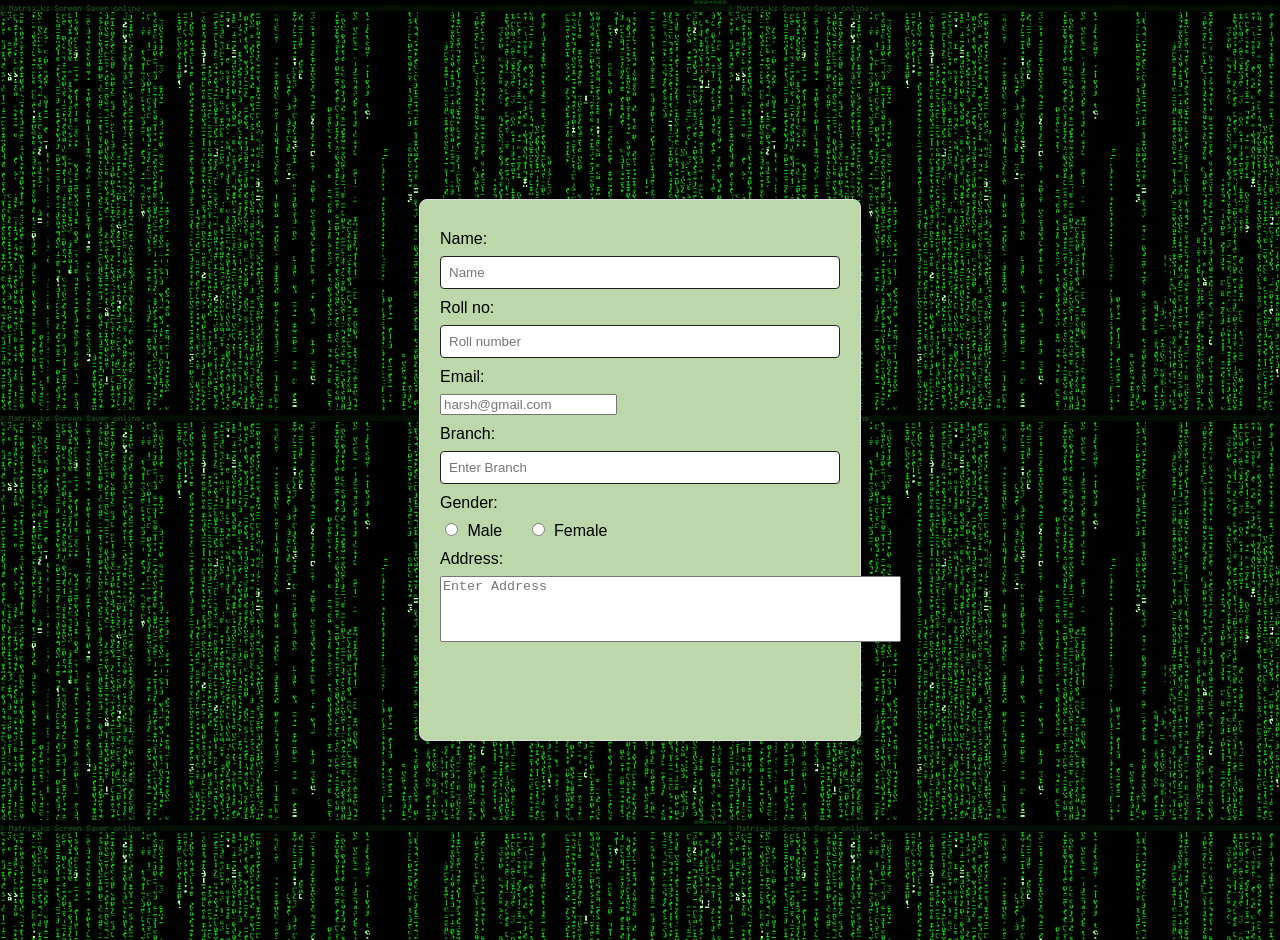
<file: 095_Application/index.html>
<!DOCTYPE html>
<html lang="en">
<head>
    <meta charset="UTF-8">
    <meta name="viewport" content="width=device-width, initial-scale=1.0">
    <link rel="stylesheet" href="style.css">
    <title>Application</title>
</head>
<body>
    <form action="">
        <label>Name:</label>
        <input type="text" placeholder="Name">
        <br><br>
        <label>Roll no:</label>
        <input type="number" placeholder="Roll number">
        <br><br>
        <label>Email:</label>
        <input type="email" placeholder="harsh@gmail.com">
        <br><br>
        <label>Branch:</label>
        <input type="text" placeholder="Enter Branch">
        <br><br>
        <label>Gender:</label>
        <input type="radio" name="Gender">
        <label for="male">Male</label>
        <input type="radio" name="Gender">
        <label for="female">Female</label>
        <br><br>
        <label>Address:</label>
        <textarea placeholder="Enter Address" rows="4" cols="55" ></textarea>
    </form>
</body>
</html>
</file>
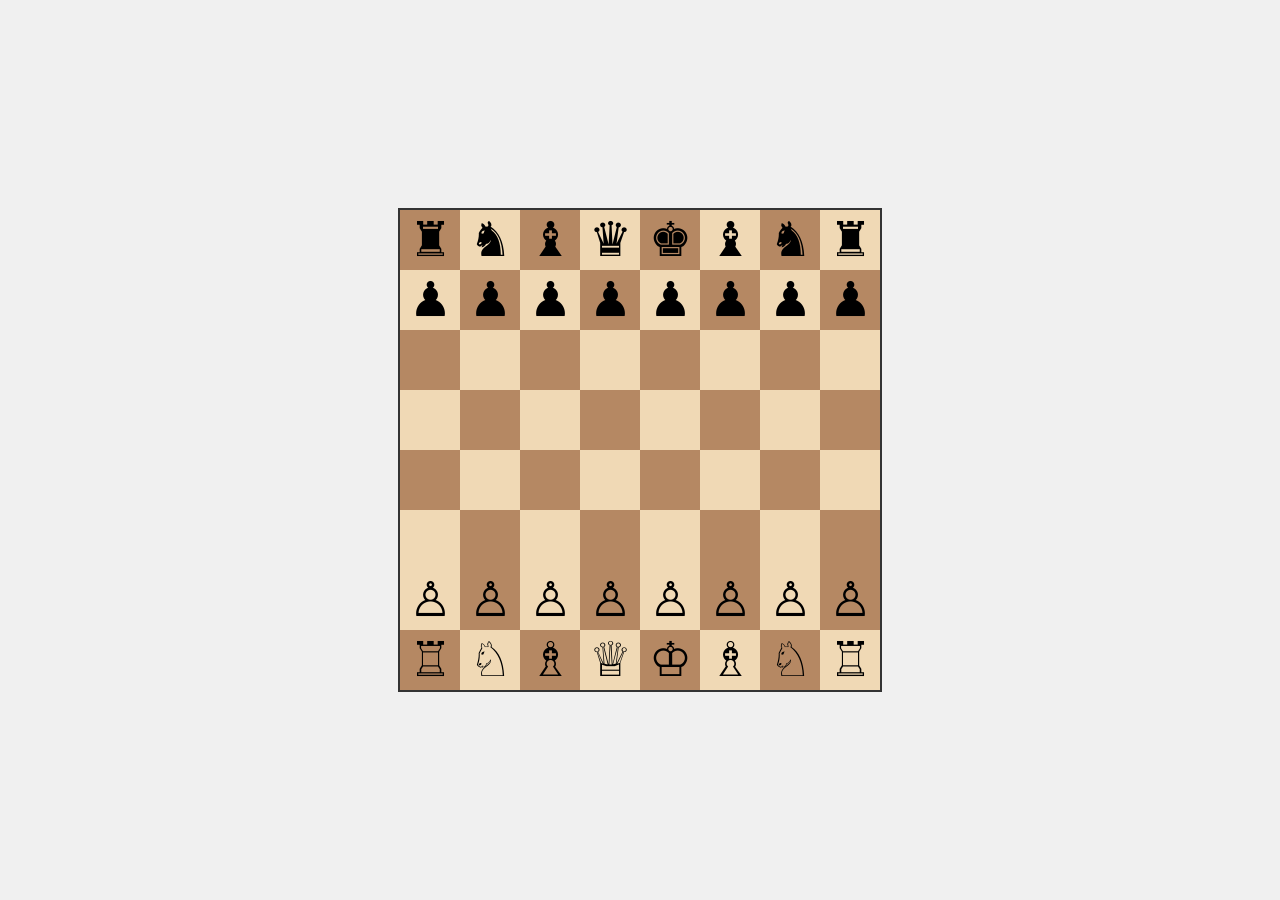
<file: 095_Chess/index.html>
<!DOCTYPE html>
<html lang="en">
<head>
    <meta charset="UTF-8">
    <meta name="viewport" content="width=device-width, initial-scale=1.0">
    <title>Chess Board</title>
    <style>
        body {
            display: flex;
            justify-content: center;
            align-items: center;
            height: 100vh;
            background-color: #f0f0f0;
            margin: 0;
        }
        .chess-board {
            display: grid;
            grid-template-columns: repeat(8, 60px);
            grid-template-rows: repeat(8, 60px);
            border: 2px solid #333;
            font-size: 48px;
            text-align: center;
            line-height: 60px;
        }
        .chess-board div {
            width: 60px;
            height: 60px;
            display: flex;
            justify-content: center;
            align-items: center;
        }
        .chess-board .white {
            background-color: #f0d9b5;
        }
        .chess-board .black {
            background-color: #b58863;
        }
    </style>
</head>
<body>
    <div class="chess-board">
        <!-- Row 1 (Black pieces) -->
        <div class="black">&#9820;</div>
        <div class="white">&#9822;</div>
        <div class="black">&#9821;</div>
        <div class="white">&#9819;</div>
        <div class="black">&#9818;</div>
        <div class="white">&#9821;</div>
        <div class="black">&#9822;</div>
        <div class="white">&#9820;</div>
        
        <!-- Row 2 (Black pawns) -->
        <div class="white">&#9823;</div>
        <div class="black">&#9823;</div>
        <div class="white">&#9823;</div>
        <div class="black">&#9823;</div>
        <div class="white">&#9823;</div>
        <div class="black">&#9823;</div>
        <div class="white">&#9823;</div>
        <div class="black">&#9823;</div>
        
        <!-- Rows 3-6 (Empty squares) -->
        <div class="black"></div>
        <div class="white"></div>
        <div class="black"></div>
        <div class="white"></div>
        <div class="black"></div>
        <div class="white"></div>
        <div class="black"></div>
        <div class="white"></div>

        <div class="white"></div>
        <div class="black"></div>
        <div class="white"></div>
        <div class="black"></div>
        <div class="white"></div>
        <div class="black"></div>
        <div class="white"></div>
        <div class="black"></div>

        <div class="black"></div>
        <div class="white"></div>
        <div class="black"></div>
        <div class="white"></div>
        <div class="black"></div>
        <div class="white"></div>
        <div class="black"></div>
        <div class="white"></div>

        <div class="white"></div>
        <div class="black"></div>
        <div class="white"></div>
        <div class="black"></div>
        <div class="white"></div>
        <div class="black"></div>
        <div class="white"></div>
        <div class="black"></div>

        <!-- Row 7 (White pawns) -->
        <div class="white">&#9817;</div>
        <div class="black">&#9817;</div>
        <div class="white">&#9817;</div>
        <div class="black">&#9817;</div>
        <div class="white">&#9817;</div>
        <div class="black">&#9817;</div>
        <div class="white">&#9817;</div>
        <div class="black">&#9817;</div>

        <!-- Row 8 (White pieces) -->
        <div class="black">&#9814;</div>
        <div class="white">&#9816;</div>
        <div class="black">&#9815;</div>
        <div class="white">&#9813;</div>
        <div class="black">&#9812;</div>
        <div class="white">&#9815;</div>
        <div class="black">&#9816;</div>
        <div class="white">&#9814;</div>
    </div>
</body>
</html>
</file>
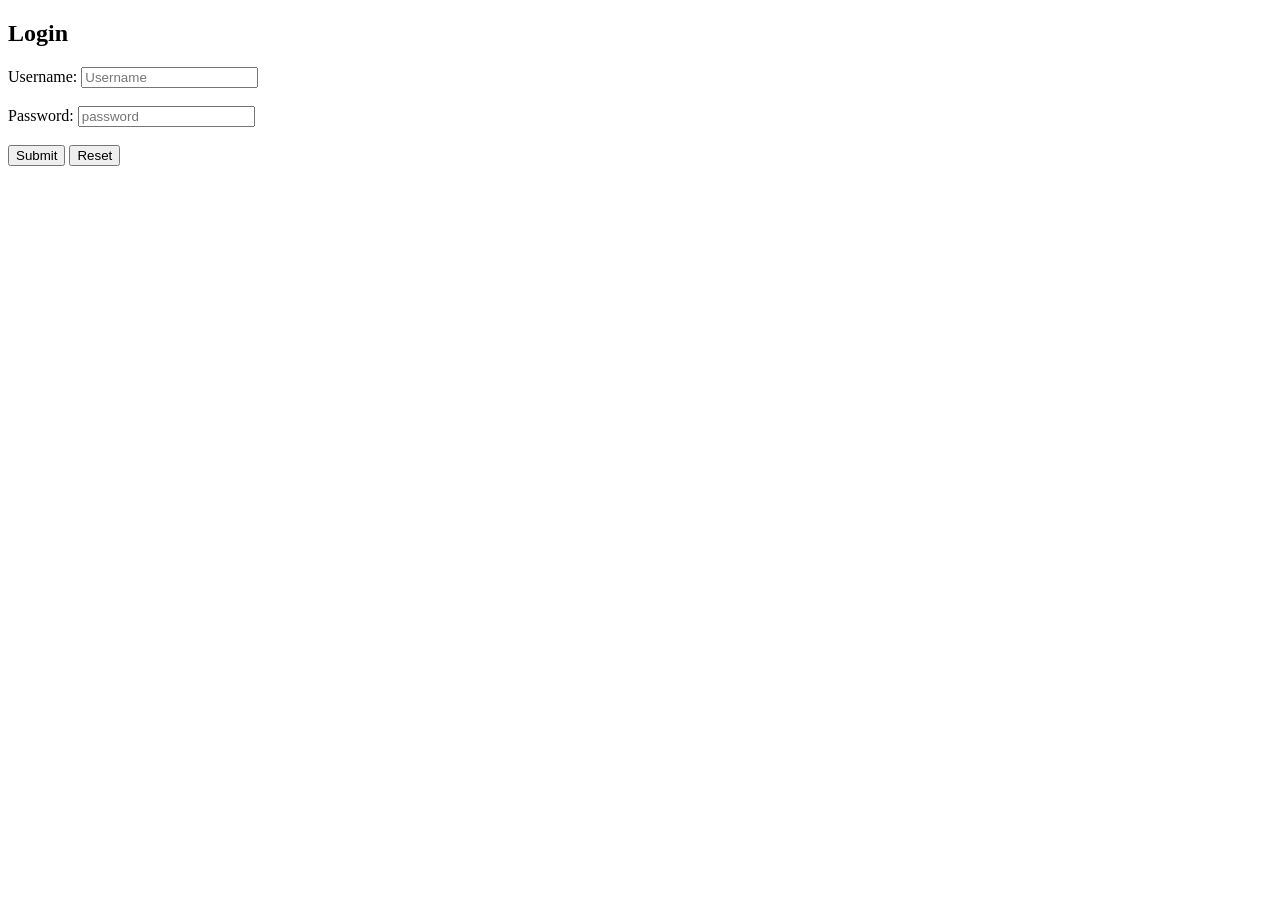
<file: 095_Login/index.html>
<!DOCTYPE html>
<html lang="en">
<head>
    <meta charset="UTF-8">
    <meta name="viewport" content="width=device-width, initial-scale=1.0">
    <title>Login Page</title>
</head>
<body>
    <h2>Login</h2>
    <form action="">
        <label>Username:</label>
        <input type="text" placeholder="Username">
        <br><br>
        <label>Password:</label>
        <input type="password" placeholder="password">
        <br><br>
        <button type="submit">Submit</button>
        <button type="reset">Reset</button>
    </form>
</body>
</html>
</file>
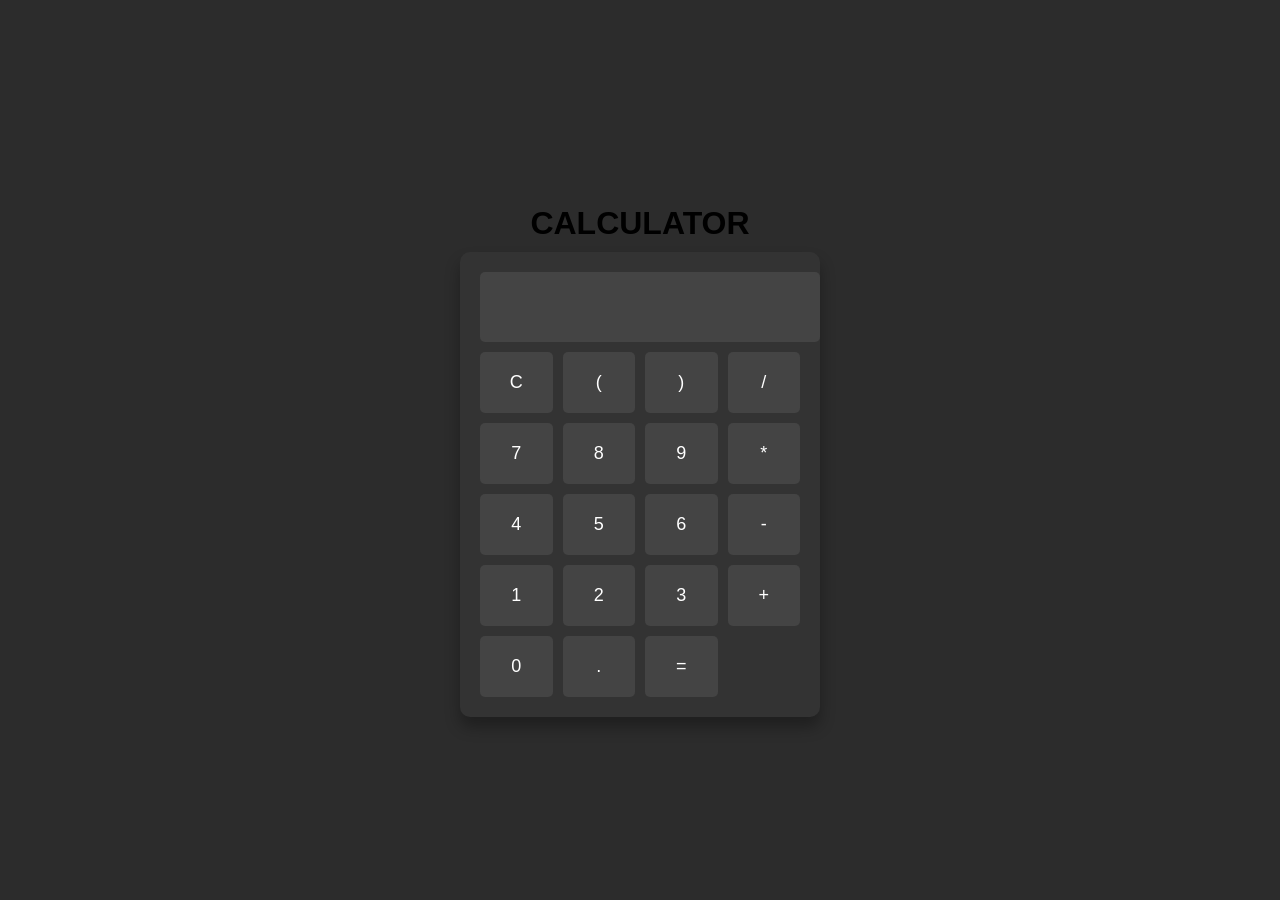
<file: 095_Calculator/index (1).html>
<!DOCTYPE html>
<html lang="en">
<head>
  <meta charset="UTF-8">
  <h1>CALCULATOR</h1>
  <meta name="viewport" content="width=device-width, initial-scale=1.0">
  <title>Dark Theme Calculator</title>
  <link rel="stylesheet" href="style.css">
</head>
<body>
  <div class="calculator">

    <input type="text" id="display" disabled>
    <div class="buttons">
      <button onclick="clearDisplay()">C</button>
      <button onclick="appendToDisplay('(')">(</button>
      <button onclick="appendToDisplay(')')">)</button>
      <button onclick="appendToDisplay('/')">/</button>
      
      <button onclick="appendToDisplay('7')">7</button>
      <button onclick="appendToDisplay('8')">8</button>
      <button onclick="appendToDisplay('9')">9</button>
      <button onclick="appendToDisplay('*')">*</button>
      
      <button onclick="appendToDisplay('4')">4</button>
      <button onclick="appendToDisplay('5')">5</button>
      <button onclick="appendToDisplay('6')">6</button>
      <button onclick="appendToDisplay('-')">-</button>
      
      <button onclick="appendToDisplay('1')">1</button>
      <button onclick="appendToDisplay('2')">2</button>
      <button onclick="appendToDisplay('3')">3</button>
      <button onclick="appendToDisplay('+')">+</button>
      
      <button onclick="appendToDisplay('0')">0</button>
      <button onclick="appendToDisplay('.')">.</button>
      <button onclick="calculate()">=</button>
    </div>
  </div>
  <script src="script.js"></script>
</body>
</html>
</file>
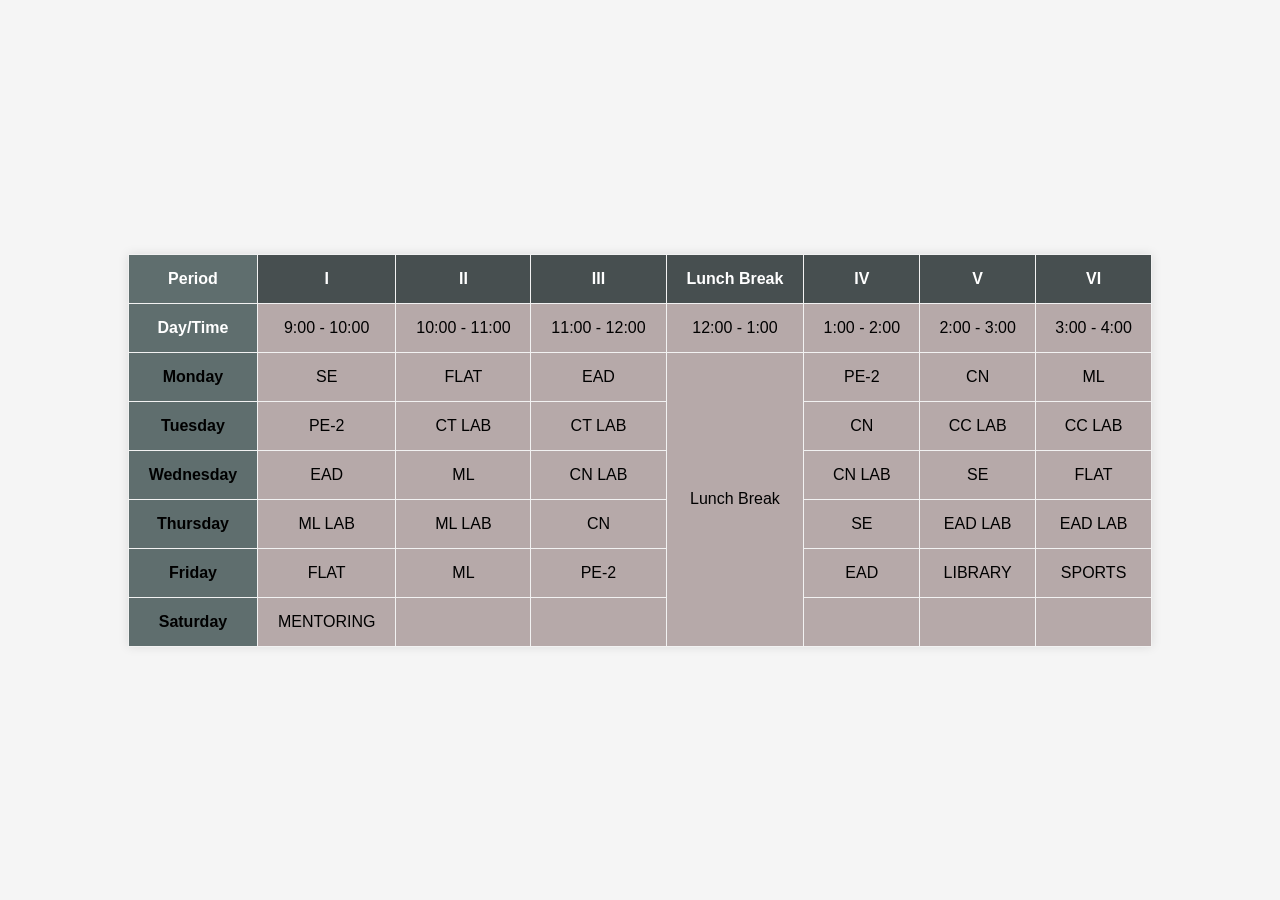
<file: 095_timeTable/classtimetable.html>
<!DOCTYPE html>
<html lang="en">
<head>
    <meta charset="UTF-8">
    <meta name="viewport" content="width=device-width, initial-scale=1.0">
    <title>Class Timetable</title>
    <link rel="stylesheet" href="classtimetable.css">
</head>
<body>
    <div class="container">
        <table>
            <thead>
                <tr>
                    <th>Period</th>
                    <th>I</th>
                    <th>II</th>
                    <th>III</th>
                    <th>Lunch Break</th>
                    <th>IV</th>
                    <th>V</th>
                    <th>VI</th>
                </tr>
                <tr>
                    <th>Day/Time</th>
                    <td>9:00 - 10:00</td>
                    <td>10:00 - 11:00</td>
                    <td>11:00 - 12:00</td>
                    <td>12:00 - 1:00</td>
                    <td>1:00 - 2:00</td>
                    <td>2:00 - 3:00</td>
                    <td>3:00 - 4:00</td>
                </tr>
            </thead>
            <tbody>
                <tr>
                    <td>Monday</td>
                    <td>SE</td>
                    <td>FLAT</td>
                    <td>EAD</td>
                    <td class="vertical-text" rowspan="6">Lunch Break</td>
                    <td>PE-2</td>
                    <td>CN</td>
                    <td>ML</td>
                </tr>
                <tr>
                    <td>Tuesday</td>
                    <td>PE-2</td>
                    <td>CT LAB</td>

                    <td>CT LAB </td>
                    <td>CN</td>
                    <td>CC LAB</td>
                    <td>CC LAB</td>
                </tr>
                <tr>
                    <td>Wednesday</td>
                    <td>EAD</td>
                    <td>ML</td>
                    <td>CN LAB</td>
                
                    <td>CN LAB</td>
                    <td>SE</td>
                    <td>FLAT</td>
                </tr>
                <tr>
                    <td>Thursday</td>
                    <td>ML LAB</td>
                    <td>ML LAB</td>
                    <td>CN</td>
            
                    <td>SE</td>
                    <td>EAD LAB</td>
                    <td>EAD LAB</td>
                </tr>
                <tr>
                    <td>Friday</td>
                    <td>FLAT</td>
                    <td>ML</td>
                    <td>PE-2</td>
                
                    <td>EAD</td>
                    <td>LIBRARY</td>
                    <td>SPORTS</td>
                </tr>
                <tr>
                    <td>Saturday</td>
                    <td>MENTORING</td>
                    <td></td>
                    <td></td>
                
                    <td></td>
                    <td></td>
                    <td></td>
                </tr>
            </tbody>
        </table>
    </div>
</body>
</html>
</file>
<file: 095_Application/style.css>
body {
    font-family: Arial, sans-serif;
    background-image: url('images/matrix_tate.jpg');
    margin: 20px;
    display: flex;
    align-items: center;
    justify-content: center;
    height: 100vh;
    background-color: grey;
}

form {
    max-width: 400px;
    height: 500px;
    padding: 20px;
    border: 1px solid #ddd;
    border-radius: 8px;
    background-color: #bcd8ab;
}

label {
    display: block;
    margin: 10px 0 8px;
}

input[type="text"],
input[type="number"],
input[type="email"]
textarea {
    width: 100%;
    padding: 8px;
    border: 1px solid #251e1e;
    border-radius: 4px;
    box-sizing: border-box; 
}

textarea {
    resize: none; 
}

input[type="radio"] {
    margin-right: 5px;
}

input[type="radio"] + label {
    display: inline;
    margin-right: 20px;
}

br {
    display: none;
}
</file>
<file: 095_Calculator/style.css>
body {
    font-family: Arial, sans-serif;
    display: flex;
    justify-content: center;
    align-items: center;
    height: 100vh;
    background-color: #2c2c2c;
    margin: 0;
    flex-direction: column;
  }
  
  .calculator {
    width: 320px;
    background-color: #333;
    padding: 20px;
    border-radius: 10px;
    box-shadow: 0 10px 15px rgba(0, 0, 0, 0.3);
  }
  
h1{
    padding-top: 1px;
    margin-bottom: 10px;
}

  #display {
    width: 100%;
    height: 50px;
    font-size: 24px;
    text-align: right;
    border: none;
    margin-bottom: 10px;
    padding: 10px;
    border-radius: 5px;
    background-color: #444;
    color: #fff;
  }
  
  .buttons {
    display: grid;
    grid-template-columns: repeat(4, 1fr);
    grid-gap: 10px;
  }
  
  button {
    padding: 20px;
    font-size: 18px;
    background-color: #444;
    border: none;
    border-radius: 5px;
    color: #fff;
    cursor: pointer;
    transition: background-color 0.3s ease;
  }

  button:hover {
    background-color: #555;
  }
  
  button:active {
    background-color: #666;
  }
</file>
<file: 095_timeTable/classtimetable.css>
body {
    font-family: Arial, sans-serif;
    display: flex;
    justify-content: center;
    align-items: center;
    height: 100vh;
    margin: 0;
    background-color: #f5f5f5;
}

.container {
    width: 80%;
    margin: 0 auto;
    box-shadow: 0 0 10px rgba(0, 0, 0, 0.1);
    background-color: #fff;
}

table {
    width: 100%;
    border-collapse: collapse;
}

th, td {
    padding: 15px;
    text-align: center;
    border: 1px solid #f2f2f2;
}

th {
    background-color: #474f50;
    color: white;
}

td {
    background-color: #b6a9a9;
}

td:first-child, th:first-child {
    background-color: #5f6e6e;
    font-weight: bold;
}.lunch-break {
    background-color: #cfd3d8;
    font-weight: bold;
    color: #333;
   
}
</file>
